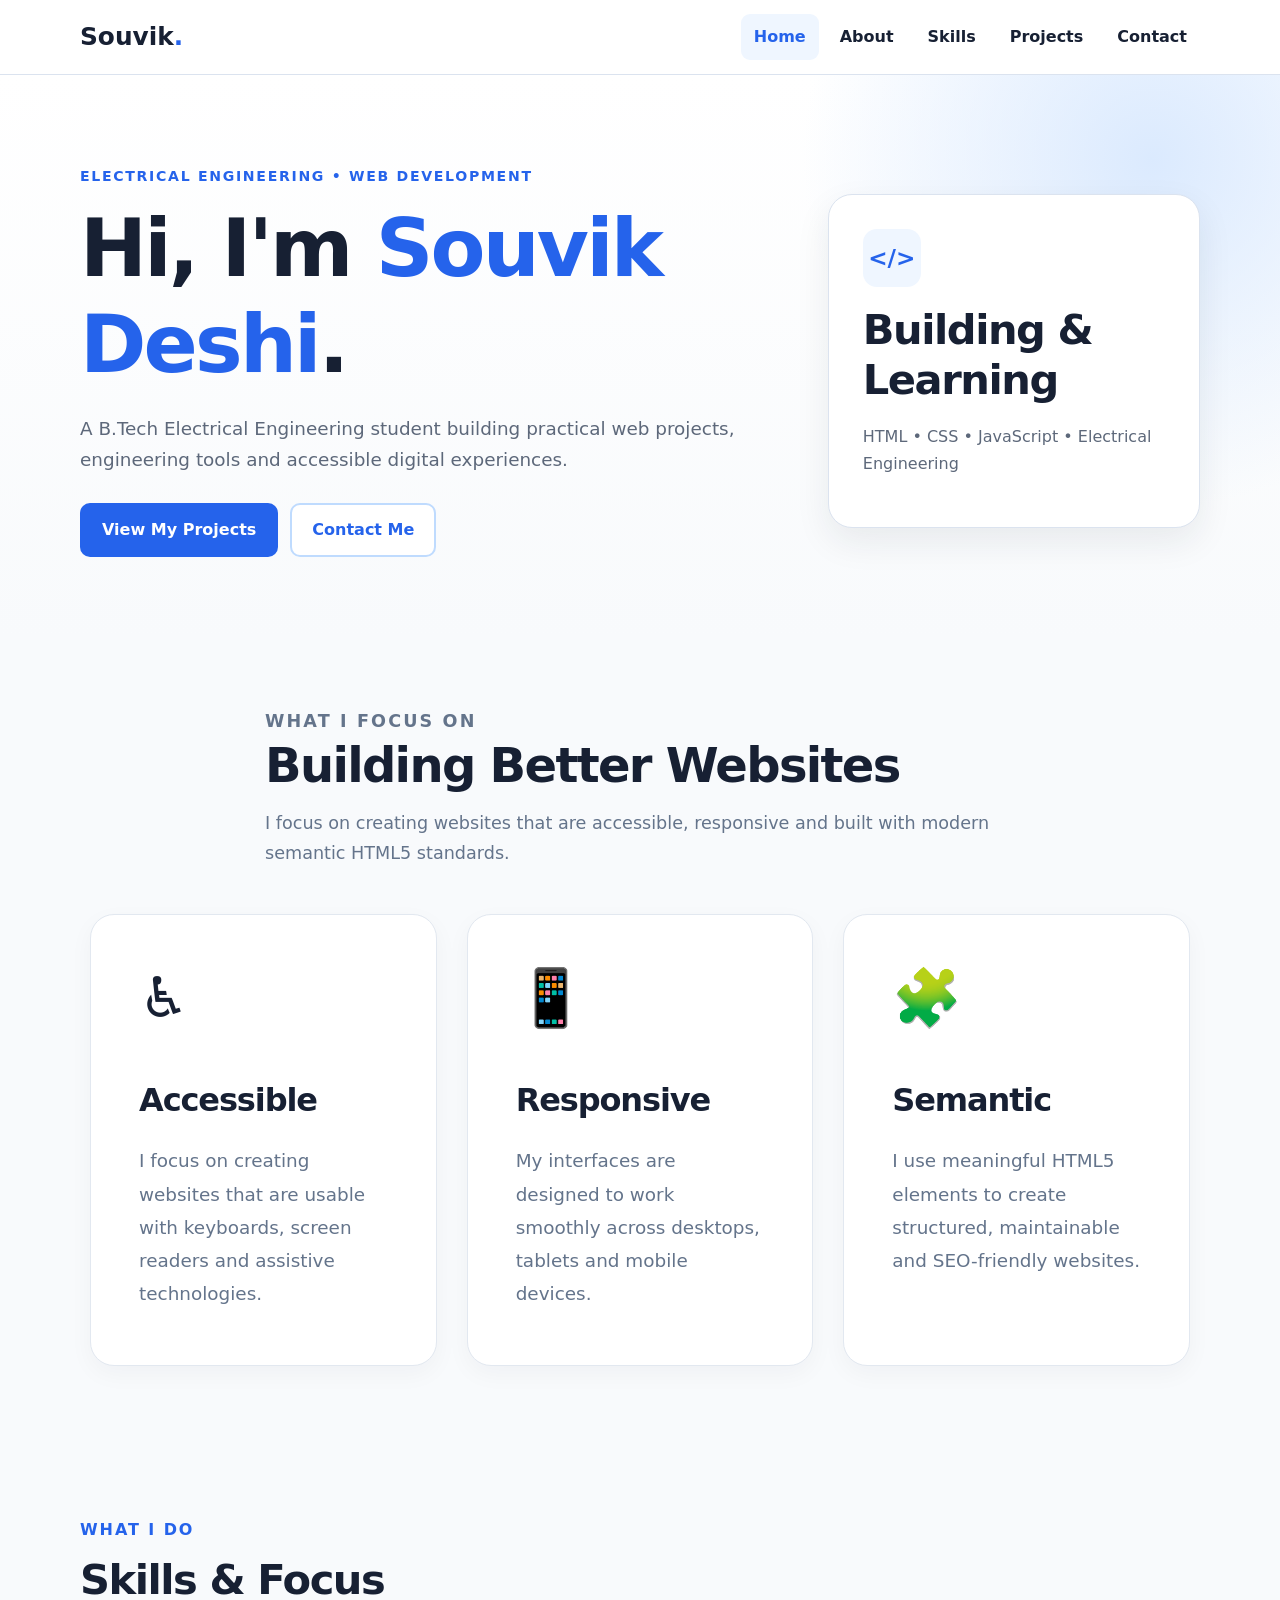
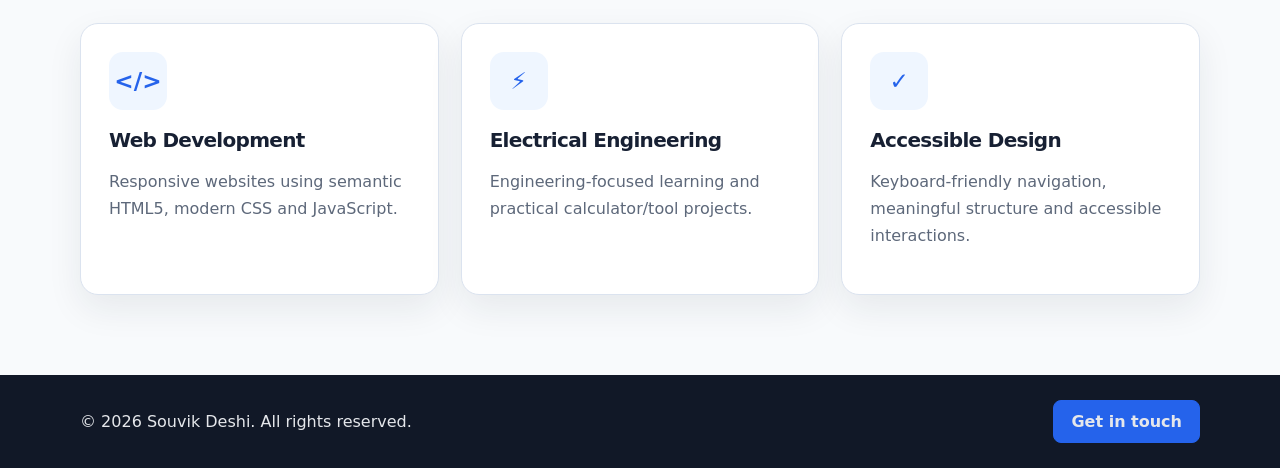
<file: index.html>
<!DOCTYPE html>
<html lang="en">
<head>
    <meta charset="UTF-8">

    <meta name="viewport"
          content="width=device-width, initial-scale=1.0">

    <meta name="description"
          content="Souvik Deshi - Electrical Engineering student and Web Developer portfolio">

    <meta name="author" content="Souvik Deshi">

    <meta name="robots" content="index, follow">

    <meta name="theme-color" content="#2563eb">

    <title>Souvik Deshi | Portfolio</title>

    <link rel="stylesheet" href="style.css">
    <script src="script.js" defer></script>
</head>

<body>

<a class="skip-link" href="#main-content">
    Skip to main content
</a>

<header class="site-header">

    <div class="container nav-wrap">

        <a href="index.html"
           class="brand"
           aria-label="Souvik Deshi Home">
            Souvik<span>.</span>
        </a>

        <button
            class="menu-toggle"
            type="button"
            aria-expanded="false"
            aria-controls="primary-nav"
            aria-label="Open navigation menu">

            <span></span>
            <span></span>
            <span></span>

        </button>

        <nav id="primary-nav"
             class="primary-nav"
             aria-label="Primary navigation">

            <ul>

                <li>
                    <a class="active"
                       aria-current="page"
                       href="index.html">
                        Home
                    </a>
                </li>

                <li>
                    <a href="about.html">
                        About
                    </a>
                </li>

                <li>
                    <a href="skills.html">
                        Skills
                    </a>
                </li>

                <li>
                    <a href="projects.html">
                        Projects
                    </a>
                </li>

                <li>
                    <a href="contact.html">
                        Contact
                    </a>
                </li>

            </ul>

        </nav>

    </div>

</header>


<main id="main-content">

    <!-- HERO -->

    <section class="hero">

        <div class="container hero-grid">

            <div>

                <p class="eyebrow">
                    Electrical Engineering • Web Development
                </p>

                <h1>
                    Hi, I'm
                    <span>Souvik Deshi</span>.
                </h1>

                <p class="hero-text">

                    A B.Tech Electrical Engineering student
                    building practical web projects,
                    engineering tools and accessible
                    digital experiences.

                </p>

                <div class="button-row">

                    <a class="btn btn-primary"
                       href="projects.html">
                        View My Projects
                    </a>

                    <a class="btn btn-secondary"
                       href="contact.html">
                        Contact Me
                    </a>

                </div>

            </div>


            <aside class="hero-card"
                   aria-label="Portfolio highlights">

                <div class="code-icon"
                     aria-hidden="true">
                    &lt;/&gt;
                </div>

                <h2>
                    Building & Learning
                </h2>

                <p>
                    HTML • CSS • JavaScript •
                    Electrical Engineering
                </p>

            </aside>

        </div>

    </section>

    <!-- Accessibility Features -->
<section class="features-section" aria-labelledby="features-title">

    <div class="container">

        <div class="section-heading">

            <p class="section-label">
                What I Focus On
            </p>

            <h2 id="features-title">
                Building Better Websites
            </h2>

            <p>
                I focus on creating websites that are
                accessible, responsive and built with
                modern semantic HTML5 standards.
            </p>

        </div>


        <div class="feature-grid">


            <!-- Accessible -->
            <article class="feature-card">

                <div class="feature-icon" aria-hidden="true">
                    ♿
                </div>

                <h3>
                    Accessible
                </h3>

                <p>
                    I focus on creating websites that are
                    usable with keyboards, screen readers
                    and assistive technologies.
                </p>

            </article>


            <!-- Responsive -->
            <article class="feature-card">

                <div class="feature-icon" aria-hidden="true">
                    📱
                </div>

                <h3>
                    Responsive
                </h3>

                <p>
                    My interfaces are designed to work
                    smoothly across desktops, tablets
                    and mobile devices.
                </p>

            </article>


            <!-- Semantic -->
            <article class="feature-card">

                <div class="feature-icon" aria-hidden="true">
                    🧩
                </div>

                <h3>
                    Semantic
                </h3>

                <p>
                    I use meaningful HTML5 elements to
                    create structured, maintainable and
                    SEO-friendly websites.
                </p>

            </article>


        </div>

    </div>

</section>


    <!-- SERVICES -->

    <section class="section"
             aria-labelledby="focus-title">

        <div class="container">

            <p class="section-label">
                What I Do
            </p>

            <h2 id="focus-title">
                Skills & Focus
            </h2>

            <div class="card-grid">

                <article class="info-card">

                    <div class="card-icon"
                         aria-hidden="true">
                        &lt;/&gt;
                    </div>

                    <h3>
                        Web Development
                    </h3>

                    <p>
                        Responsive websites using semantic
                        HTML5, modern CSS and JavaScript.
                    </p>

                </article>


                <article class="info-card">

                    <div class="card-icon"
                         aria-hidden="true">
                        ⚡
                    </div>

                    <h3>
                        Electrical Engineering
                    </h3>

                    <p>
                        Engineering-focused learning and
                        practical calculator/tool projects.
                    </p>

                </article>


                <article class="info-card">

                    <div class="card-icon"
                         aria-hidden="true">
                        ✓
                    </div>

                    <h3>
                        Accessible Design
                    </h3>

                    <p>
                        Keyboard-friendly navigation,
                        meaningful structure and
                        accessible interactions.
                    </p>

                </article>

            </div>

        </div>

    </section>

</main>


<footer class="site-footer">

    <div class="container footer-wrap">

        <p>
            &copy; 2026 Souvik Deshi.
            All rights reserved.
        </p>

        <a href="contact.html"
            class="get-in-touch">
            Get in touch
        </a>

    </div>

</footer>

</body>
  </html>
</file>
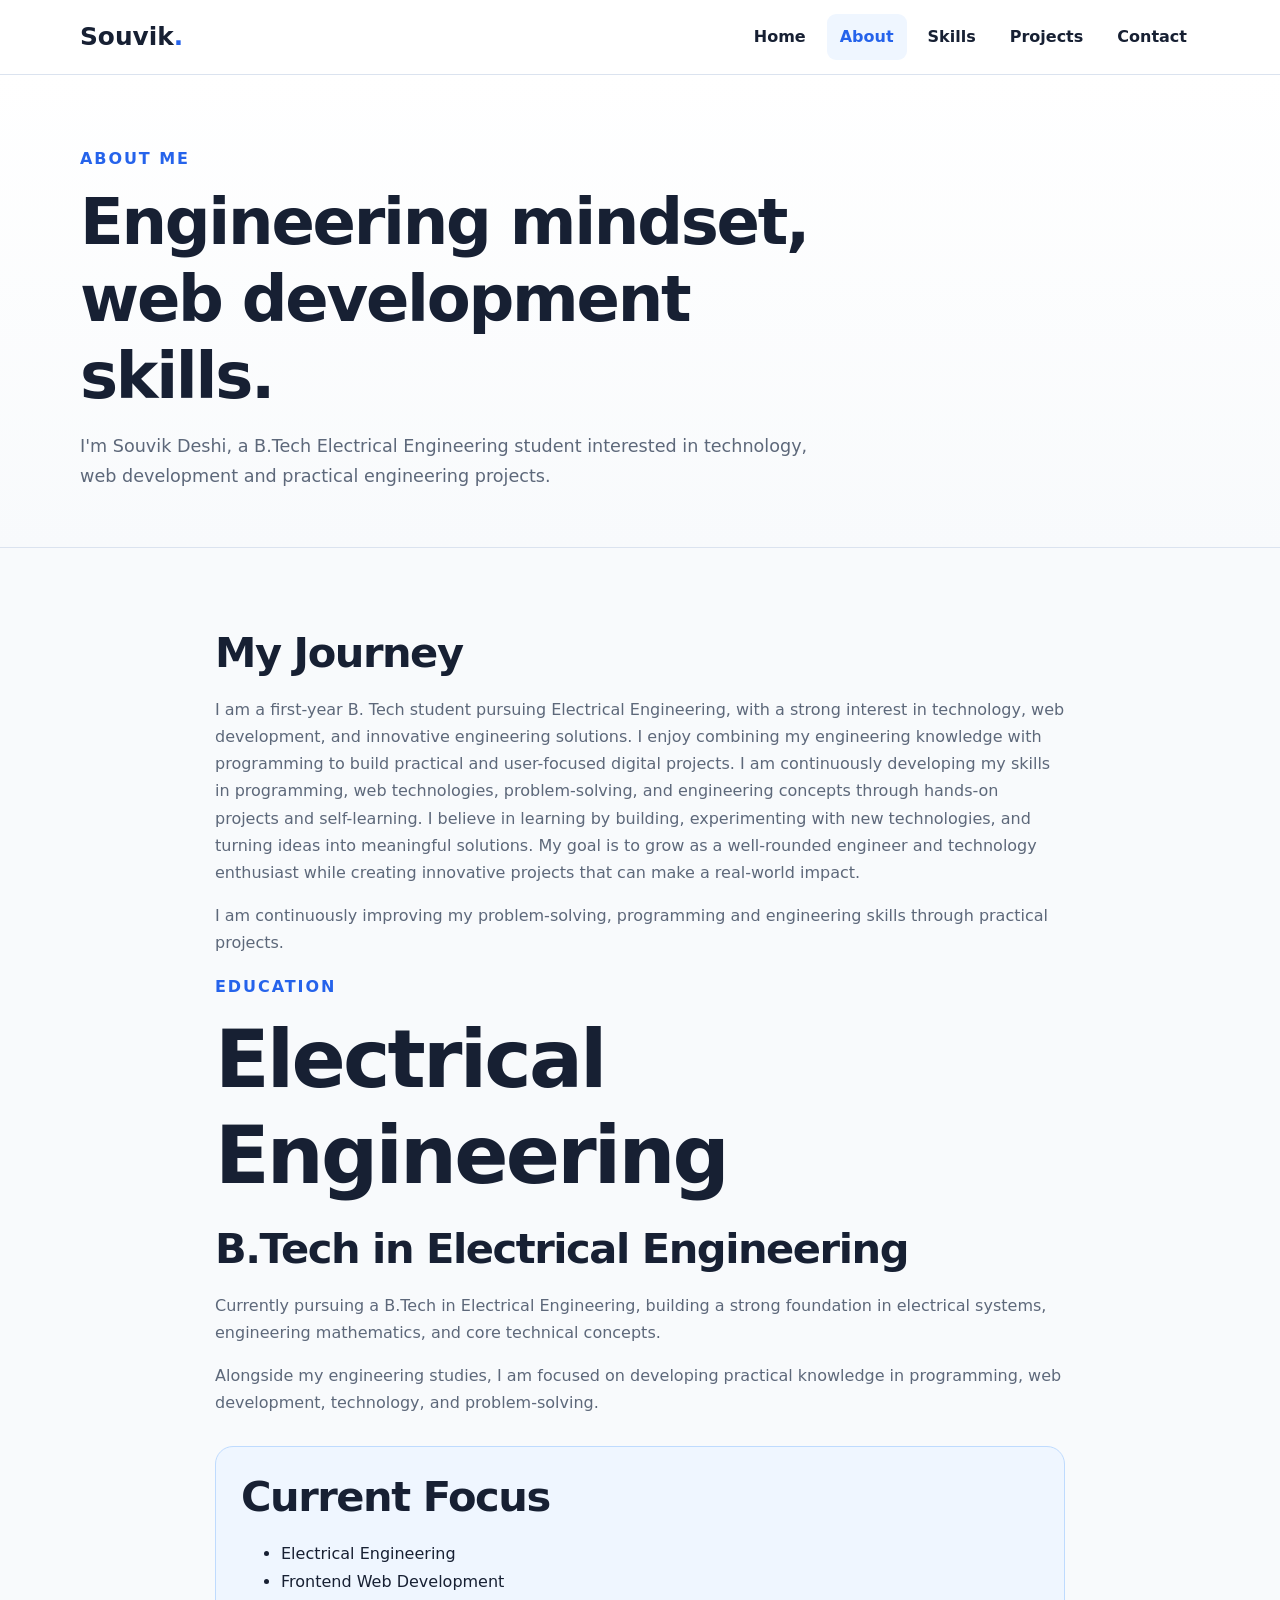
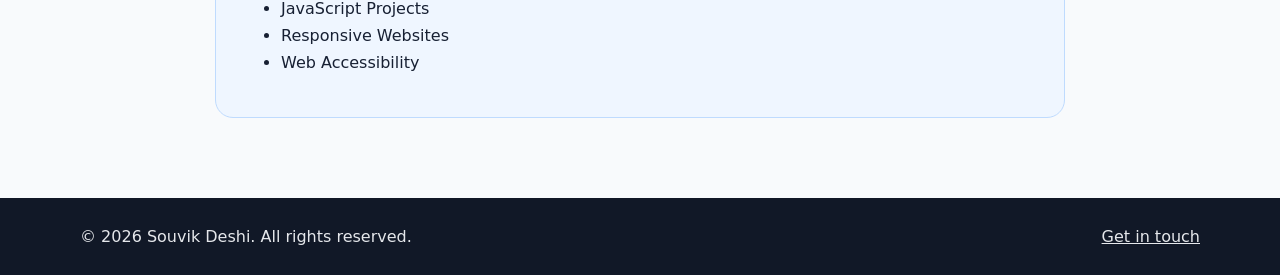
<file: about.html>
<!DOCTYPE html>
<html lang="en">

<head>

    <meta charset="UTF-8">

    <meta name="viewport"
          content="width=device-width, initial-scale=1.0">

    <meta name="description"
          content="About Souvik Deshi - Electrical Engineering student and Web Developer">

    <meta name="author"
          content="Souvik Deshi">

    <meta name="robots"
          content="index, follow">

    <title>About | Souvik Deshi</title>

    <link rel="stylesheet" href="style.css">

    <script src="script.js" defer></script>

</head>


<body>

<a class="skip-link" href="#main-content">
    Skip to main content
</a>


<header class="site-header">

    <div class="container nav-wrap">

        <a class="brand"
           href="index.html"
           aria-label="Souvik Deshi Home">

            Souvik<span>.</span>

        </a>


        <button
            class="menu-toggle"
            type="button"
            aria-expanded="false"
            aria-controls="primary-nav"
            aria-label="Open navigation menu">

            <span></span>
            <span></span>
            <span></span>

        </button>


        <nav id="primary-nav"
             class="primary-nav"
             aria-label="Primary navigation">

            <ul>

                <li>
                    <a href="index.html">
                        Home
                    </a>
                </li>

                <li>
                    <a class="active"
                       aria-current="page"
                       href="about.html">
                        About
                    </a>
                </li>

                <li>
                    <a href="skills.html">
                        Skills
                    </a>
                </li>

                <li>
                    <a href="projects.html">
                        Projects
                    </a>
                </li>

                <li>
                    <a href="contact.html">
                        Contact
                    </a>
                </li>

            </ul>

        </nav>

    </div>

</header>


<main id="main-content">

    <section class="page-hero">

        <div class="container">

            <p class="section-label">
                About Me
            </p>

            <h1>
                Engineering mindset,
                web development skills.
            </h1>

            <p>
                I'm Souvik Deshi, a B.Tech Electrical
                Engineering student interested in
                technology, web development and
                practical engineering projects.
            </p>

        </div>

    </section>


    <section class="section">

        <div class="container narrow">

            <h2>
                My Journey
            </h2>

            <p>
                I am a first-year B. Tech student pursuing Electrical Engineering, with a strong interest in technology, web development, and innovative engineering solutions. I enjoy combining my engineering knowledge with programming to build practical and user-focused digital projects.

I am continuously developing my skills in programming, web technologies, problem-solving, and engineering concepts through hands-on projects and self-learning. I believe in learning by building, experimenting with new technologies, and turning ideas into meaningful solutions.

My goal is to grow as a well-rounded engineer and technology enthusiast while creating innovative projects that can make a real-world impact.
            </p>

            <p>
                I am continuously improving my
                problem-solving, programming and
                engineering skills through practical
                projects.
            </p>
            <section class="education-section" aria-labelledby="education-title">

    <p class="section-label">EDUCATION</p>

    <h1 id="education-title">Electrical Engineering</h1>

    <div class="education-card">

        <h2>B.Tech in Electrical Engineering</h2>

        <p>
            Currently pursuing a B.Tech in Electrical Engineering,
            building a strong foundation in electrical systems,
            engineering mathematics, and core technical concepts.
        </p>

        <p>
            Alongside my engineering studies, I am focused on developing
            practical knowledge in programming, web development,
            technology, and problem-solving.
        </p>

    </div>

            </section>


            <div class="highlight-box">

                <h2>
                    Current Focus
                </h2>

                <ul>

                    <li>
                        Electrical Engineering
                    </li>

                    <li>
                        Frontend Web Development
                    </li>

                    <li>
                        JavaScript Projects
                    </li>

                    <li>
                        Responsive Websites
                    </li>

                    <li>
                        Web Accessibility
                    </li>

                </ul>

            </div>

        </div>

    </section>

</main>


<footer class="site-footer">

    <div class="container footer-wrap">

        <p>
            &copy; 2026 Souvik Deshi.
            All rights reserved.
        </p>

        <a href="contact.html">
            Get in touch
        </a>

    </div>

</footer>

</body>
  </html>
</file>
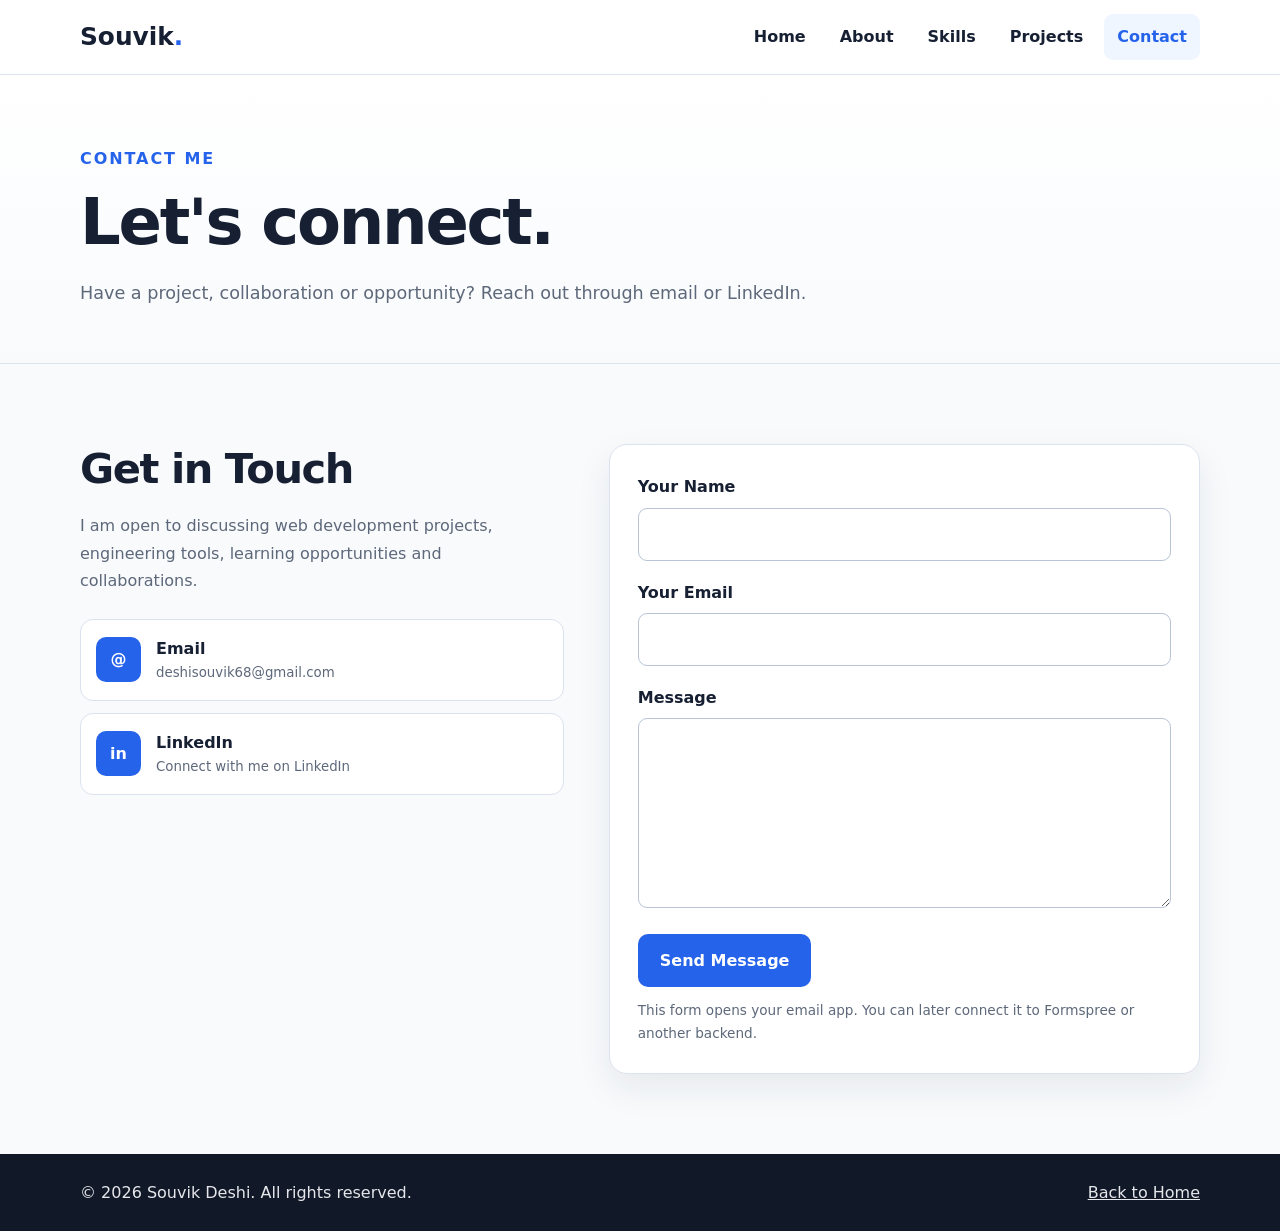
<file: contact.html>
<!DOCTYPE html>
<html lang="en">

<head>

    <meta charset="UTF-8">

    <meta name="viewport"
          content="width=device-width, initial-scale=1.0">

    <meta name="description"
          content="Contact Souvik Deshi through email or LinkedIn">

    <meta name="author"
          content="Souvik Deshi">

    <title>Contact | Souvik Deshi</title>

    <link rel="stylesheet" href="style.css">

    <script src="script.js" defer></script>

</head>


<body>

<a class="skip-link" href="#main-content">
    Skip to main content
</a>


<header class="site-header">

    <div class="container nav-wrap">

        <a class="brand"
           href="index.html">

            Souvik<span>.</span>

        </a>


        <button
            class="menu-toggle"
            type="button"
            aria-expanded="false"
            aria-controls="primary-nav"
            aria-label="Open navigation menu">

            <span></span>
            <span></span>
            <span></span>

        </button>


        <nav id="primary-nav"
             class="primary-nav"
             aria-label="Primary navigation">

            <ul>

                <li>
                    <a href="index.html">
                        Home
                    </a>
                </li>

                <li>
                    <a href="about.html">
                        About
                    </a>
                </li>

                <li>
                    <a href="skills.html">
                        Skills
                    </a>
                </li>

                <li>
                    <a href="projects.html">
                        Projects
                    </a>
                </li>

                <li>
                    <a class="active"
                       aria-current="page"
                       href="contact.html">
                        Contact
                    </a>
                </li>

            </ul>

        </nav>

    </div>

</header>


<main id="main-content">

    <section class="page-hero">

        <div class="container">

            <p class="section-label">
                Contact Me
            </p>

            <h1>
                Let's connect.
            </h1>

            <p>
                Have a project, collaboration or
                opportunity? Reach out through
                email or LinkedIn.
            </p>

        </div>

    </section>


    <section class="section">

        <div class="container contact-grid">


            <!-- CONTACT INFORMATION -->

            <div>

                <h2>
                    Get in Touch
                </h2>

                <p>
                    I am open to discussing web
                    development projects, engineering
                    tools, learning opportunities
                    and collaborations.
                </p>


                <div class="contact-links">


                    <a class="contact-item"
                       href="mailto:deshisouvik68@gmail.com">

                        <span class="contact-icon"
                              aria-hidden="true">
                            @
                        </span>

                        <span>

                            <strong>
                                Email
                            </strong>

                            <small>
                                deshisouvik68@gmail.com
                            </small>

                        </span>

                    </a>


                    <a class="contact-item"
                       href="https://www.linkedin.com/in/souvik-deshi-3b9b91384/"
                       target="_blank"
                       rel="noopener noreferrer">

                        <span class="contact-icon"
                              aria-hidden="true">
                            in
                        </span>

                        <span>

                            <strong>
                                LinkedIn
                            </strong>

                            <small>
                                Connect with me on LinkedIn
                            </small>

                        </span>

                    </a>


                </div>

            </div>


            <!-- CONTACT FORM -->

            <form class="contact-form"
                  action="mailto:deshisouvik68@gmail.com"
                  method="post"
                  enctype="text/plain">


                <div class="form-group">

                    <label for="name">
                        Your Name
                    </label>

                    <input
                        id="name"
                        name="name"
                        type="text"
                        autocomplete="name"
                        required>

                </div>


                <div class="form-group">

                    <label for="email">
                        Your Email
                    </label>

                    <input
                        id="email"
                        name="email"
                        type="email"
                        autocomplete="email"
                        required>

                </div>


                <div class="form-group">

                    <label for="message">
                        Message
                    </label>

                    <textarea
                        id="message"
                        name="message"
                        rows="6"
                        required></textarea>

                </div>


                <button
                    class="btn btn-primary"
                    type="submit">

                    Send Message

                </button>


                <p class="form-note">

                    This form opens your email app.
                    You can later connect it to
                    Formspree or another backend.

                </p>

            </form>

        </div>

    </section>

</main>


<footer class="site-footer">

    <div class="container footer-wrap">

        <p>
            &copy; 2026 Souvik Deshi.
            All rights reserved.
        </p>

        <a href="index.html">
            Back to Home
        </a>

    </div>

</footer>

</body>
  </html>
</file>
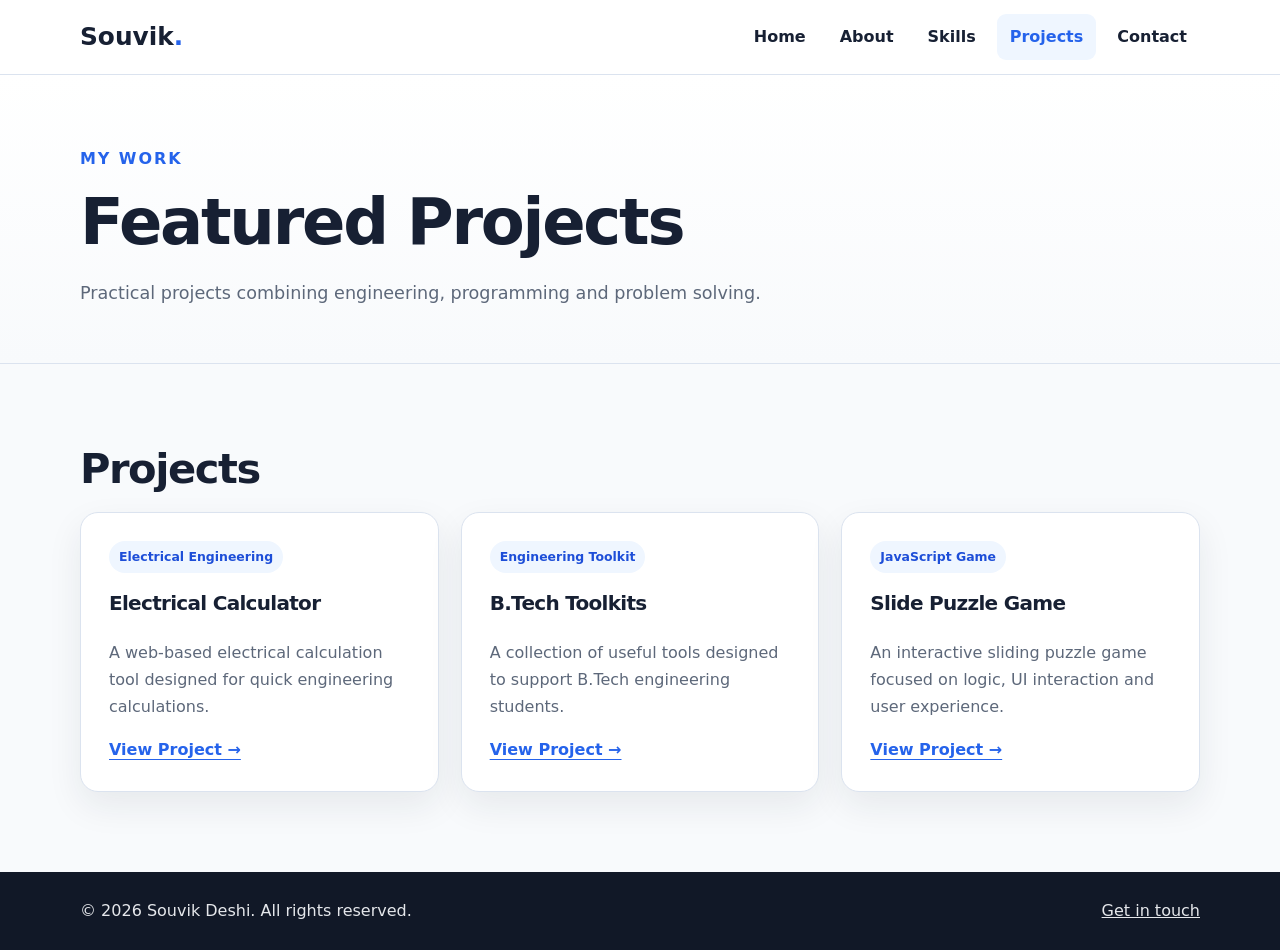
<file: projects.html>
<!DOCTYPE html>
<html lang="en">

<head>

    <meta charset="UTF-8">

    <meta name="viewport"
          content="width=device-width, initial-scale=1.0">

    <meta name="description"
          content="Souvik Deshi projects - Electrical Calculator, B.Tech Toolkits and Slide Puzzle Game">

    <meta name="author"
          content="Souvik Deshi">

    <title>Projects | Souvik Deshi</title>

    <link rel="stylesheet" href="style.css">

    <script src="script.js" defer></script>

</head>


<body>

<a class="skip-link" href="#main-content">
    Skip to main content
</a>


<header class="site-header">

    <div class="container nav-wrap">

        <a class="brand"
           href="index.html">

            Souvik<span>.</span>

        </a>


        <button
            class="menu-toggle"
            type="button"
            aria-expanded="false"
            aria-controls="primary-nav"
            aria-label="Open navigation menu">

            <span></span>
            <span></span>
            <span></span>

        </button>


        <nav id="primary-nav"
             class="primary-nav"
             aria-label="Primary navigation">

            <ul>

                <li>
                    <a href="index.html">
                        Home
                    </a>
                </li>

                <li>
                    <a href="about.html">
                        About
                    </a>
                </li>

                <li>
                    <a href="skills.html">
                        Skills
                    </a>
                </li>

                <li>
                    <a class="active"
                       aria-current="page"
                       href="projects.html">
                        Projects
                    </a>
                </li>

                <li>
                    <a href="contact.html">
                        Contact
                    </a>
                </li>

            </ul>

        </nav>

    </div>

</header>


<main id="main-content">

    <section class="page-hero">

        <div class="container">

            <p class="section-label">
                My Work
            </p>

            <h1>
                Featured Projects
            </h1>

            <p>
                Practical projects combining
                engineering, programming and
                problem solving.
            </p>

        </div>

    </section>


    <section class="section">

        <div class="container">

            <h2>
                Projects
            </h2>


            <div class="project-grid">


                <!-- PROJECT 1 -->

                <article class="project-card">

                    <span class="project-tag">
                        Electrical Engineering
                    </span>

                    <h3>
                        Electrical Calculator
                    </h3>

                    <p>
                        A web-based electrical calculation
                        tool designed for quick engineering
                        calculations.
                    </p>

                    <a class="text-link"
                       href="https://electrical-calculate.vercel.app/"
                       target="_blank"
                       rel="noopener noreferrer">

                        View Project →
                    </a>

                </article>


                <!-- PROJECT 2 -->

                <article class="project-card">

                    <span class="project-tag">
                        Engineering Toolkit
                    </span>

                    <h3>
                        B.Tech Toolkits
                    </h3>

                    <p>
                        A collection of useful tools
                        designed to support B.Tech
                        engineering students.
                    </p>

                    <a class="text-link"
                       href="https://b-tech-toolkits.vercel.app/"
                       target="_blank"
                       rel="noopener noreferrer">

                        View Project →
                    </a>

                </article>


                <!-- PROJECT 3 -->

                <article class="project-card">

                    <span class="project-tag">
                        JavaScript Game
                    </span>

                    <h3>
                        Slide Puzzle Game
                    </h3>

                    <p>
                        An interactive sliding puzzle game
                        focused on logic, UI interaction
                        and user experience.
                    </p>

                    <a class="text-link"
                       href="https://slidepuzzlenum.lovable.app/"
                       target="_blank"
                       rel="noopener noreferrer">

                        View Project →
                    </a>

                </article>


            </div>

        </div>

    </section>

</main>


<footer class="site-footer">

    <div class="container footer-wrap">

        <p>
            &copy; 2026 Souvik Deshi.
            All rights reserved.
        </p>

        <a href="contact.html">
            Get in touch
        </a>

    </div>

</footer>

</body>
  </html>
</file>
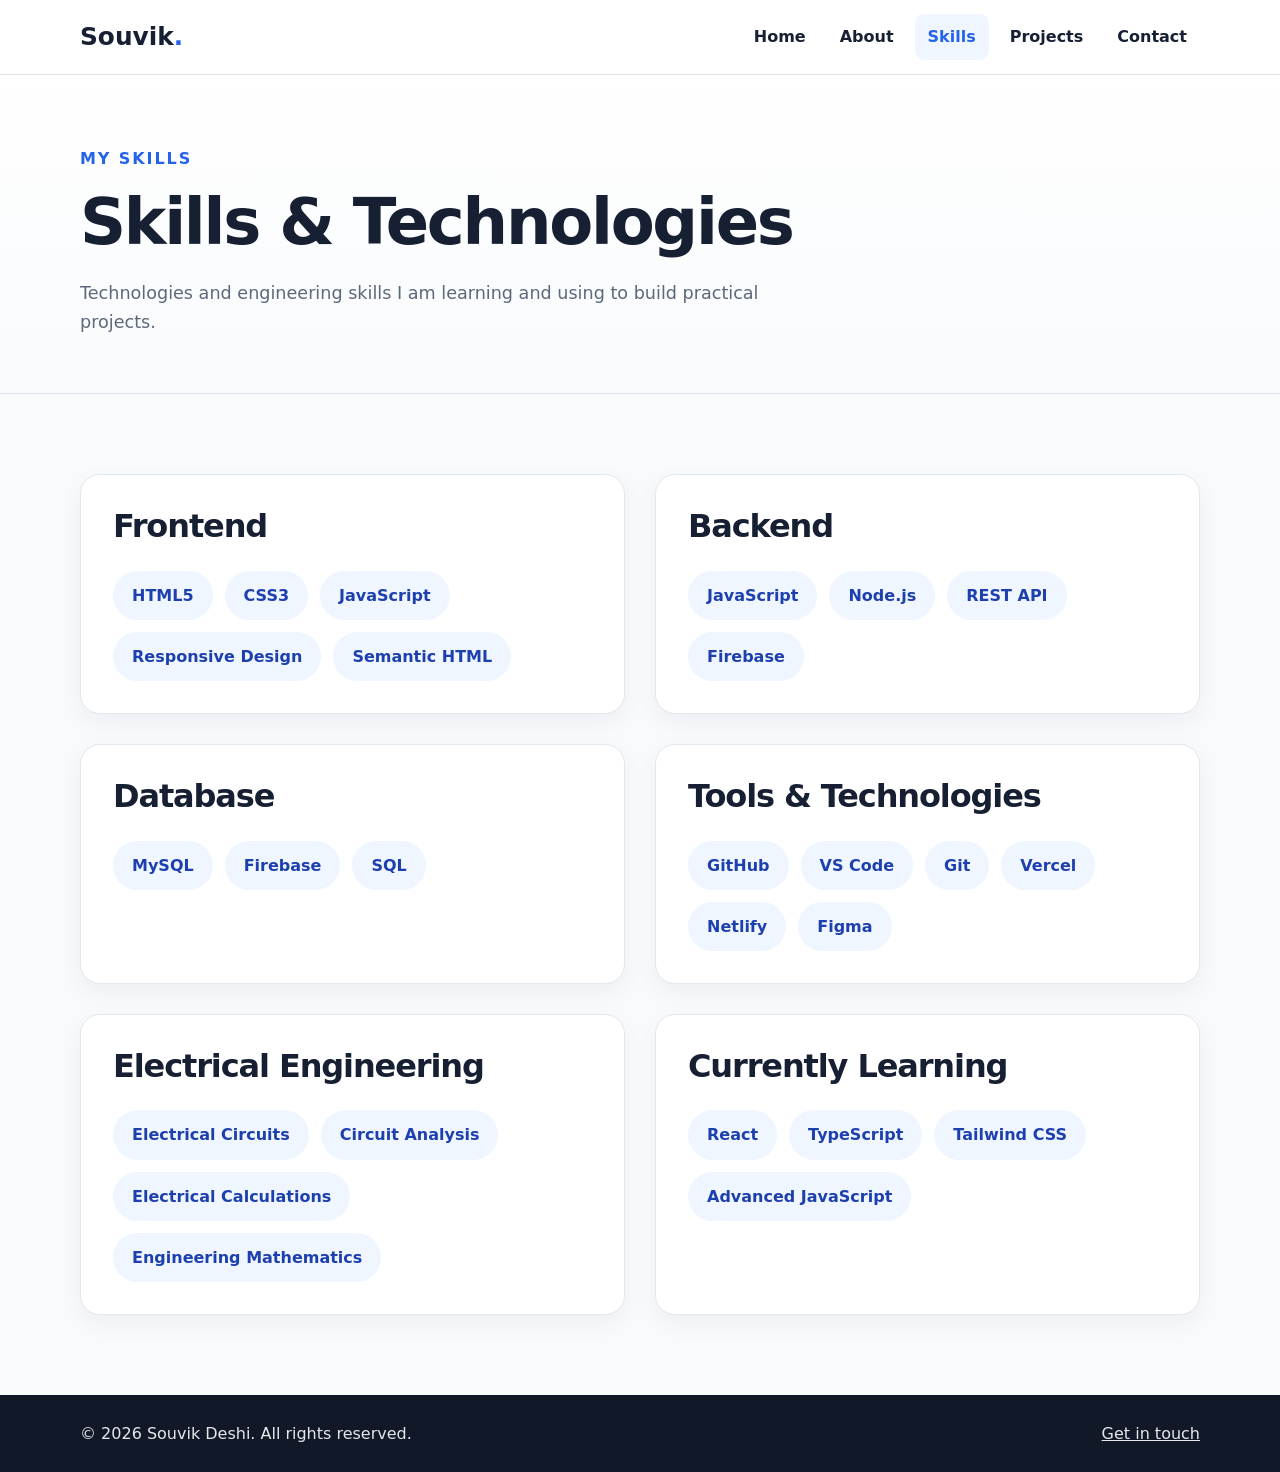
<file: skills.html>
<!DOCTYPE html>
<html lang="en">

<head>
    <meta charset="UTF-8">

    <meta name="viewport"
          content="width=device-width, initial-scale=1.0">

    <meta name="description"
          content="Souvik Deshi's technical skills including HTML5, CSS3, JavaScript and Electrical Engineering.">

    <meta name="author"
          content="Souvik Deshi">

    <meta name="robots"
          content="index, follow">

    <meta name="theme-color"
          content="#2563eb">

    <title>Skills | Souvik Deshi</title>

    <link rel="stylesheet" href="style.css">

    <script src="script.js" defer></script>
</head>


<body>

<!-- Skip Navigation -->
<a class="skip-link" href="#main-content">
    Skip to main content
</a>


<!-- HEADER -->
<header class="site-header">

    <div class="container nav-wrap">

        <a class="brand"
           href="index.html"
           aria-label="Souvik Deshi Home">

            Souvik<span>.</span>

        </a>


        <!-- Mobile Menu -->
        <button
            class="menu-toggle"
            type="button"
            aria-expanded="false"
            aria-controls="primary-nav"
            aria-label="Open navigation menu">

            <span></span>
            <span></span>
            <span></span>

        </button>


        <!-- Navigation -->
        <nav id="primary-nav"
             class="primary-nav"
             aria-label="Primary navigation">

            <ul>

                <li>
                    <a href="index.html">
                        Home
                    </a>
                </li>

                <li>
                    <a href="about.html">
                        About
                    </a>
                </li>

                <li>
                    <a class="active"
                       aria-current="page"
                       href="skills.html">
                        Skills
                    </a>
                </li>

                <li>
                    <a href="projects.html">
                        Projects
                    </a>
                </li>

                <li>
                    <a href="contact.html">
                        Contact
                    </a>
                </li>

            </ul>

        </nav>

    </div>

</header>


<!-- MAIN -->
<main id="main-content">


    <!-- PAGE INTRO -->
    <section class="page-hero">

        <div class="container">

            <p class="section-label">
                My Skills
            </p>

            <h1>
                Skills & Technologies
            </h1>

            <p>
                Technologies and engineering skills
                I am learning and using to build
                practical projects.
            </p>

        </div>

    </section>


    <!-- SKILLS -->
    <section class="section skills-section">

        <div class="container">


            <!-- FRONTEND -->
            <article class="skills-category">

                <h2>
                    Frontend
                </h2>

                <div class="skill-tags">

                    <span class="skill-tag">
                        HTML5
                    </span>

                    <span class="skill-tag">
                        CSS3
                    </span>

                    <span class="skill-tag">
                        JavaScript
                    </span>

                    <span class="skill-tag">
                        Responsive Design
                    </span>

                    <span class="skill-tag">
                        Semantic HTML
                    </span>

                </div>

            </article>


            <!-- BACKEND -->
            <article class="skills-category">

                <h2>
                    Backend
                </h2>

                <div class="skill-tags">

                    <span class="skill-tag">
                        JavaScript
                    </span>

                    <span class="skill-tag">
                        Node.js
                    </span>

                    <span class="skill-tag">
                        REST API
                    </span>

                    <span class="skill-tag">
                        Firebase
                    </span>

                </div>

            </article>


            <!-- DATABASE -->
            <article class="skills-category">

                <h2>
                    Database
                </h2>

                <div class="skill-tags">

                    <span class="skill-tag">
                        MySQL
                    </span>

                    <span class="skill-tag">
                        Firebase
                    </span>

                    <span class="skill-tag">
                        SQL
                    </span>

                </div>

            </article>


            <!-- TOOLS -->
            <article class="skills-category">

                <h2>
                    Tools & Technologies
                </h2>

                <div class="skill-tags">

                    <span class="skill-tag">
                        GitHub
                    </span>

                    <span class="skill-tag">
                        VS Code
                    </span>

                    <span class="skill-tag">
                        Git
                    </span>

                    <span class="skill-tag">
                        Vercel
                    </span>

                    <span class="skill-tag">
                        Netlify
                    </span>

                    <span class="skill-tag">
                        Figma
                    </span>

                </div>

            </article>


            <!-- ELECTRICAL ENGINEERING -->
            <article class="skills-category">

                <h2>
                    Electrical Engineering
                </h2>

                <div class="skill-tags">

                    <span class="skill-tag">
                        Electrical Circuits
                    </span>

                    <span class="skill-tag">
                        Circuit Analysis
                    </span>

                    <span class="skill-tag">
                        Electrical Calculations
                    </span>

                    <span class="skill-tag">
                        Engineering Mathematics
                    </span>

                </div>

            </article>


            <!-- CURRENTLY LEARNING -->
            <article class="skills-category">

                <h2>
                    Currently Learning
                </h2>

                <div class="skill-tags">

                    <span class="skill-tag">
                        React
                    </span>

                    <span class="skill-tag">
                        TypeScript
                    </span>

                    <span class="skill-tag">
                        Tailwind CSS
                    </span>

                    <span class="skill-tag">
                        Advanced JavaScript
                    </span>

                </div>

            </article>


        </div>

    </section>

</main>


<!-- FOOTER -->
<footer class="site-footer">

    <div class="container footer-wrap">

        <p>
            &copy; 2026 Souvik Deshi.
            All rights reserved.
        </p>

        <a href="contact.html">
            Get in touch
        </a>

    </div>

</footer>


</body>
                </html>
</file>
<file: style.css>
/* ================================
   SOUVIK DESHI PORTFOLIO
   Responsive + Accessible CSS
================================ */


:root {

    --primary: #2563eb;
    --primary-dark: #1d4ed8;

    --text: #172033;
    --muted: #5d687a;

    --bg: #f8fafc;
    --surface: #ffffff;

    --border: #dbe3ef;

    --soft-blue: #eff6ff;

    --shadow:
        0 14px 35px rgba(23, 32, 51, 0.08);

    --radius: 18px;

    --max-width: 1120px;

}


/* RESET */

* {
    box-sizing: border-box;
}


html {
    scroll-behavior: smooth;
}


body {

    margin: 0;

    color: var(--text);

    background: var(--bg);

    font-family:
        Inter,
        system-ui,
        -apple-system,
        BlinkMacSystemFont,
        "Segoe UI",
        sans-serif;

    font-size: 16px;

    line-height: 1.7;

}


img {
    max-width: 100%;
    display: block;
}


a {
    color: var(--primary);
}


button,
input,
textarea {
    font: inherit;
}


/* ACCESSIBILITY */

.skip-link {

    position: fixed;

    top: -100px;

    left: 15px;

    z-index: 9999;

    padding: 10px 15px;

    color: white;

    background: #111827;

    border-radius: 8px;

    text-decoration: none;

}


.skip-link:focus {
    top: 15px;
}


a:focus-visible,
button:focus-visible,
input:focus-visible,
textarea:focus-visible {

    outline: 3px solid #f59e0b;

    outline-offset: 3px;

}


/* CONTAINER */

.container {

    width:
        min(
            calc(100% - 32px),
            var(--max-width)
        );

    margin-inline: auto;

}


/* HEADER */

.site-header {

    position: sticky;

    top: 0;

    z-index: 1000;

    background:
        rgba(255, 255, 255, 0.96);

    border-bottom:
        1px solid var(--border);

    backdrop-filter:
        blur(12px);

}


.nav-wrap {

    min-height: 74px;

    display: flex;

    align-items: center;

    justify-content: space-between;

    gap: 20px;

}


/* LOGO */

.brand {

    color: var(--text);

    font-size: 1.55rem;

    font-weight: 900;

    text-decoration: none;

}


.brand span {
    color: var(--primary);
}


/* NAVIGATION */

.primary-nav ul {

    display: flex;

    align-items: center;

    gap: 8px;

    padding: 0;

    margin: 0;

    list-style: none;

}


.primary-nav a {

    display: block;

    padding: 9px 13px;

    color: var(--text);

    border-radius: 9px;

    font-weight: 700;

    text-decoration: none;

}


.primary-nav a:hover,
.primary-nav a.active {

    color: var(--primary);

    background:
        var(--soft-blue);

}


/* MOBILE MENU BUTTON */

.menu-toggle {

    display: none;

    width: 44px;

    height: 44px;

    padding: 9px;

    border:
        1px solid var(--border);

    border-radius: 10px;

    background: white;

    cursor: pointer;

}


.menu-toggle span {

    display: block;

    height: 2px;

    margin: 5px 0;

    background: var(--text);

    border-radius: 5px;

}


/* HERO */

.hero {

    padding:
        90px 0 80px;

    background:

        radial-gradient(
            circle at 90% 15%,
            #dbeafe 0,
            transparent 28%
        ),

        linear-gradient(
            180deg,
            #ffffff,
            var(--bg)
        );

}


.hero-grid {

    display: grid;

    grid-template-columns:
        1.5fr 0.8fr;

    gap: 50px;

    align-items: center;

}


.eyebrow,
.section-label {

    margin:
        0 0 12px;

    color:
        var(--primary);

    font-size:
        0.88rem;

    font-weight:
        900;

    letter-spacing:
        0.12em;

    text-transform:
        uppercase;

}


h1,
h2,
h3 {

    line-height: 1.2;

    letter-spacing:
        -0.035em;

}


h1 {

    max-width:
        800px;

    margin:
        0 0 20px;

    font-size:
        clamp(
            2.4rem,
            7vw,
            5rem
        );

}


h1 span {
    color: var(--primary);
}


h2 {

    margin:
        0 0 18px;

    font-size:
        clamp(
            1.8rem,
            4vw,
            2.6rem
        );

}


h3 {

    margin:
        0 0 8px;

    font-size:
        1.25rem;

}


p {
    color: var(--muted);
}


.hero-text {

    max-width:
        700px;

    margin:
        0 0 28px;

    font-size:
        1.15rem;

}


/* BUTTONS */

.button-row {

    display: flex;

    flex-wrap: wrap;

    gap: 12px;

}


.btn {

    display: inline-flex;

    min-height: 48px;

    align-items: center;

    justify-content: center;

    padding:
        11px 20px;

    border:
        2px solid transparent;

    border-radius:
        10px;

    font-weight:
        800;

    text-decoration:
        none;

    cursor:
        pointer;

}


.btn-primary {

    color: white;

    background:
        var(--primary);

}


.btn-primary:hover {
    background:
        var(--primary-dark);
}


.btn-secondary {

    color:
        var(--primary);

    background:
        white;

    border-color:
        #bfdbfe;

}


.btn-secondary:hover {
    background:
        var(--soft-blue);
}


/* HERO CARD */

.hero-card {

    padding:
        34px;

    background:
        var(--surface);

    border:
        1px solid var(--border);

    border-radius:
        24px;

    box-shadow:
        var(--shadow);

}


.code-icon,
.card-icon {

    display:
        grid;

    width:
        58px;

    height:
        58px;

    place-items:
        center;

    margin-bottom:
        18px;

    color:
        var(--primary);

    background:
        var(--soft-blue);

    border-radius:
        14px;

    font-size:
        1.45rem;

    font-weight:
        900;

}


/* SECTIONS */

.section {

    padding:
        80px 0;

}


.card-grid {

    display:
        grid;

    grid-template-columns:
        repeat(3, 1fr);

    gap:
        22px;

}


.info-card,
.project-card,
.skill-card {

    padding:
        28px;

    background:
        var(--surface);

    border:
        1px solid var(--border);

    border-radius:
        var(--radius);

    box-shadow:
        var(--shadow);

}


/* PAGE HERO */

.page-hero {

    padding:
        70px 0 55px;

    background:
        linear-gradient(
            180deg,
            #ffffff,
            var(--bg)
        );

    border-bottom:
        1px solid var(--border);

}


.page-hero h1 {

    font-size:
        clamp(
            2.2rem,
            6vw,
            4rem
        );

    margin-bottom:
        12px;

}


.page-hero p:last-child {

    max-width:
        750px;

    margin-bottom:
        0;

    font-size:
        1.1rem;

}


/* ABOUT */

.narrow {

    max-width:
        850px;

}


.highlight-box {

    margin-top:
        30px;

    padding:
        25px;

    background:
        var(--soft-blue);

    border:
        1px solid #bfdbfe;

    border-radius:
        var(--radius);

}


/* SKILLS */

.skills-list {

    display:
        grid;

    grid-template-columns:
        repeat(2, 1fr);

    gap:
        20px;

}


.skill-card {

    display:
        flex;

    gap:
        20px;

    align-items:
        flex-start;

}


.skill-number {

    color:
        var(--primary);

    font-size:
        1.2rem;

    font-weight:
        900;

}


/* PROJECTS */

.project-grid {

    display:
        grid;

    grid-template-columns:
        repeat(3, 1fr);

    gap:
        22px;

}


.project-card {

    display:
        flex;

    min-height:
        280px;

    flex-direction:
        column;

}


.project-tag {

    width:
        fit-content;

    margin-bottom:
        18px;

    padding:
        5px 10px;

    color:
        var(--primary-dark);

    background:
        var(--soft-blue);

    border-radius:
        999px;

    font-size:
        0.78rem;

    font-weight:
        800;

}


.project-card p {
    flex: 1;
}


.text-link {

    font-weight:
        800;

    text-underline-offset:
        4px;

}


/* CONTACT */

.contact-grid {

    display:
        grid;

    grid-template-columns:
        0.9fr 1.1fr;

    gap:
        45px;

    align-items:
        start;

}


.contact-links {

    display:
        grid;

    gap:
        12px;

    margin-top:
        25px;

}


.contact-item {

    display:
        flex;

    align-items:
        center;

    gap:
        15px;

    padding:
        15px;

    color:
        var(--text);

    background:
        var(--surface);

    border:
        1px solid var(--border);

    border-radius:
        13px;

    text-decoration:
        none;

}


.contact-item:hover {

    border-color:
        #93c5fd;

    background:
        var(--soft-blue);

}


.contact-item small {

    display:
        block;

    color:
        var(--muted);

}


.contact-icon {

    display:
        grid;

    width:
        45px;

    height:
        45px;

    flex:
        0 0 45px;

    place-items:
        center;

    color:
        white;

    background:
        var(--primary);

    border-radius:
        10px;

    font-weight:
        900;

}


/* FORM */

.contact-form {

    padding:
        28px;

    background:
        var(--surface);

    border:
        1px solid var(--border);

    border-radius:
        var(--radius);

    box-shadow:
        var(--shadow);

}


.form-group {

    margin-bottom:
        18px;

}


label {

    display:
        block;

    margin-bottom:
        7px;

    font-weight:
        800;

}


input,
textarea {

    width:
        100%;

    padding:
        12px 14px;

    color:
        var(--text);

    background:
        white;

    border:
        1px solid #b9c5d6;

    border-radius:
        9px;

    font:
        inherit;

}


textarea {
    resize: vertical;
}


.form-note {

    margin:
        12px 0 0;

    font-size:
        0.85rem;

}


/* FOOTER */

.site-footer {

    padding:
        25px 0;

    background:
        #111827;

}


.footer-wrap {

    display:
        flex;

    align-items:
        center;

    justify-content:
        space-between;

    gap:
        15px;

}


.site-footer p,
.site-footer a {

    margin:
        0;

    color:
        #e5e7eb;

}


/* ================================
   MOBILE
================================ */

@media (max-width: 800px) {


    .menu-toggle {
        display: block;
    }


    .primary-nav {

        position:
            absolute;

        top:
            74px;

        right:
            16px;

        left:
            16px;

        display:
            none;

        padding:
            10px;

        background:
            white;

        border:
            1px solid var(--border);

        border-radius:
            14px;

        box-shadow:
            var(--shadow);

    }


    .primary-nav.open {
        display: block;
    }


    .primary-nav ul {

        display:
            grid;

    }


    .primary-nav a {

        padding:
            12px 14px;

    }


    .hero-grid,
    .contact-grid {

        grid-template-columns:
            1fr;

    }


    .card-grid,
    .project-grid,
    .skills-list {

        grid-template-columns:
            1fr;

    }


    .hero {

        padding:
            65px 0;

    }


    .section {

        padding:
            60px 0;

    }

}


/* SMALL MOBILE */

@media (max-width: 480px) {


    .container {

        width:
            min(
                calc(100% - 24px),
                var(--max-width)
            );

    }


    h1 {

        font-size:
            2.35rem;

    }


    .hero-card,
    .info-card,
    .project-card,
    .skill-card,
    .contact-form {

        padding:
            22px;

    }


    .button-row,
    .button-row .btn {

        width:
            100%;

    }


    .footer-wrap {

        flex-direction:
            column;

        align-items:
            flex-start;

    }

}


/* REDUCED MOTION */

@media (prefers-reduced-motion: reduce) {

    html {
        scroll-behavior: auto;
    }


    *,
    *::before,
    *::after {

        animation-duration:
            0.01ms !important;

        animation-iteration-count:
            1 !important;

        transition-duration:
            0.01ms !important;

    }

}

/* =================================
   SKILLS CATEGORY SECTION
================================= */

.skills-section .container {
    display: grid;
    grid-template-columns: repeat(2, 1fr);
    gap: 30px;
}


/* SKILL CATEGORY CARD */

.skills-category {

    padding: 32px;

    background: #ffffff;

    border: 1px solid #e2e8f0;

    border-radius: 20px;

    box-shadow:
        0 8px 25px rgba(15, 23, 42, 0.05);

}


/* CATEGORY TITLE */

.skills-category h2 {

    margin: 0 0 25px;

    font-size: 2rem;

    color: #172033;

}


/* TAG CONTAINER */

.skill-tags {

    display: flex;

    flex-wrap: wrap;

    gap: 12px;

}


/* INDIVIDUAL SKILL */

.skill-tag {

    display: inline-flex;

    align-items: center;

    justify-content: center;

    padding: 10px 18px;

    color: #1e40af;

    background: #eff6ff;

    border-radius: 999px;

    font-size: 1rem;

    font-weight: 700;

    border: 1px solid transparent;

    transition:
        transform 0.2s ease,
        background 0.2s ease,
        border-color 0.2s ease;

}


/* HOVER */

.skill-tag:hover {

    background: #dbeafe;

    border-color: #93c5fd;

    transform: translateY(-2px);

}


/* MOBILE */

@media (max-width: 800px) {

    .skills-section .container {

        grid-template-columns: 1fr;

        gap: 22px;

    }


    .skills-category {

        padding: 28px;

    }


    .skills-category h2 {

        font-size: 1.8rem;

    }

}


/* SMALL MOBILE */

@media (max-width: 480px) {

    .skills-category {

        padding: 24px;

        border-radius: 18px;

    }


    .skills-category h2 {

        font-size: 1.7rem;

        margin-bottom: 20px;

    }


    .skill-tag {

        padding: 9px 16px;

        font-size: 0.95rem;

    }

   }

/* =========================================
   ACCESSIBILITY FEATURES SECTION
========================================= */

.features-section {
    padding: 70px 20px;
}


/* SECTION HEADING */

.section-heading {
    max-width: 750px;
    margin: 0 auto 45px;
    text-align: left;
}

.section-label {
    color: #2563eb;
    font-size: 1rem;
    font-weight: 700;
    margin-bottom: 12px;
}

.section-heading h2 {
    color: #172033;
    font-size: clamp(2rem, 5vw, 3rem);
    line-height: 1.2;
    margin: 0 0 15px;
}

.section-heading p {
    color: #64748b;
    font-size: 1.1rem;
    line-height: 1.7;
    margin: 0;
}


/* =========================================
   FEATURE GRID
========================================= */

.feature-grid {
    max-width: 1100px;
    margin: 0 auto;

    display: grid;
    grid-template-columns: repeat(3, 1fr);

    gap: 30px;
}


/* =========================================
   FEATURE CARD
========================================= */

.feature-card {
    background: #ffffff;

    border: 1px solid #e2e8f0;

    border-radius: 24px;

    padding: 55px 48px;

    min-height: 380px;

    box-shadow:
        0 8px 25px rgba(15, 23, 42, 0.04);

    transition:
        transform 0.25s ease,
        box-shadow 0.25s ease,
        border-color 0.25s ease;
}


/* CARD HOVER */

.feature-card:hover {
    transform: translateY(-6px);

    border-color: #cbd5e1;

    box-shadow:
        0 15px 35px rgba(15, 23, 42, 0.08);
}


/* =========================================
   ICON
========================================= */

.feature-icon {
    font-size: 3.5rem;

    line-height: 1;

    margin-bottom: 55px;
}


/* =========================================
   CARD TITLE
========================================= */

.feature-card h3 {
    color: #172033;

    font-size: 2rem;

    line-height: 1.2;

    margin: 0 0 25px;
}


/* =========================================
   CARD DESCRIPTION
========================================= */

.feature-card p {
    color: #64748b;

    font-size: 1.15rem;

    line-height: 1.8;

    margin: 0;
}


/* =========================================
   TABLET
========================================= */

@media (max-width: 900px) {

    .feature-grid {
        grid-template-columns: 1fr 1fr;
    }

    .feature-card {
        padding: 45px 35px;
    }

}


/* =========================================
   MOBILE
========================================= */

@media (max-width: 650px) {

    .features-section {
        padding: 50px 20px;
    }

    .section-heading {
        margin-bottom: 30px;
    }

    .section-heading h2 {
        font-size: 2.2rem;
    }

    .section-heading p {
        font-size: 1rem;
    }

    .feature-grid {
        grid-template-columns: 1fr;

        gap: 25px;
    }

    .feature-card {
        min-height: auto;

        padding: 50px 48px;

        border-radius: 22px;
    }

    .feature-icon {
        font-size: 3.2rem;

        margin-bottom: 45px;
    }

    .feature-card h3 {
        font-size: 2rem;

        margin-bottom: 20px;
    }

    .feature-card p {
        font-size: 1.1rem;

        line-height: 1.75;
    }

}


/* =========================================
   SMALL MOBILE
========================================= */

@media (max-width: 400px) {

    .features-section {
        padding: 40px 15px;
    }

    .feature-card {
        padding: 40px 28px;
    }

    .feature-card h3 {
        font-size: 1.8rem;
    }

    .feature-card p {
        font-size: 1rem;
    }

   }

/* ================================
   GET IN TOUCH BUTTON
================================ */

.get-in-touch {
    display: inline-block;

    padding: 7px 17px;

    background: #2563eb;
    color: #ffffff;

    border: 1px solid #2563eb;
    border-radius: 8px;

    font-size: 16px;
    font-weight: 700;

    text-decoration: none;

    transition: all 0.25s ease;
}


/* Hover */

.get-in-touch:hover {
    background: #1d4ed8;
    border-color: #1d4ed8;

    transform: translateY(-2px);

    box-shadow: 0 8px 20px rgba(37, 99, 235, 0.25);
}


/* Keyboard accessibility */

.get-in-touch:focus-visible {
    outline: 3px solid #93c5fd;
    outline-offset: 4px;
}


/* Mobile */

@media (max-width: 600px) {

    .get-in-touch {
        width: 100%;
        box-sizing: border-box;

        text-align: center;

        padding: 9px 16px;
    }
   
.education-section {
    padding: 70px 30px;
    background: #f8faff;
}

.section-label {
    max-width: 1000px;
    margin: 0 auto 25px;
    color: #2563eb;
    font-size: 18px;
    font-weight: 800;
    letter-spacing: 2px;
}

.education-section > h1 {
    max-width: 1000px;
    margin: 0 auto 70px;
    color: #172033;
    font-size: 58px;
    line-height: 1.1;
    font-weight: 800;
}

.education-card {
    max-width: 690px;
    margin: 0 auto;
    padding: 48px;
    background: #ffffff;
    border: 1px solid #e2e8f0;
    border-radius: 28px;
    box-shadow: 0 8px 25px rgba(15, 23, 42, 0.04);
}

.education-card h2 {
    margin: 0 0 35px;
    color: #172033;
    font-size: 36px;
    line-height: 1.25;
}

.education-card p {
    margin: 0 0 32px;
    color: #64748b;
    font-size: 20px;
    line-height: 1.8;
}

.education-card p:last-child {
    margin-bottom: 0;
}

/* Mobile */
@media (max-width: 700px) {

    .education-section {
        padding: 55px 24px;
    }

    .section-label {
        font-size: 17px;
        margin-bottom: 22px;
    }

    .education-section > h1 {
        font-size: 42px;
        margin-bottom: 55px;
    }

    .education-card {
        padding: 40px 48px;
        border-radius: 26px;
    }

    .education-card h2 {
        font-size: 30px;
        margin-bottom: 30px;
    }

    .education-card p {
        font-size: 18px;
        line-height: 1.8;
    }
}

@media (max-width: 450px) {

    .education-section {
        padding: 45px 20px;
    }

    .education-section > h1 {
        font-size: 36px;
    }

    .education-card {
        padding: 32px 28px;
    }

    .education-card h2 {
        font-size: 27px;
    }

    .education-card p {
        font-size: 17px;
    }
}

   
}
</file>
